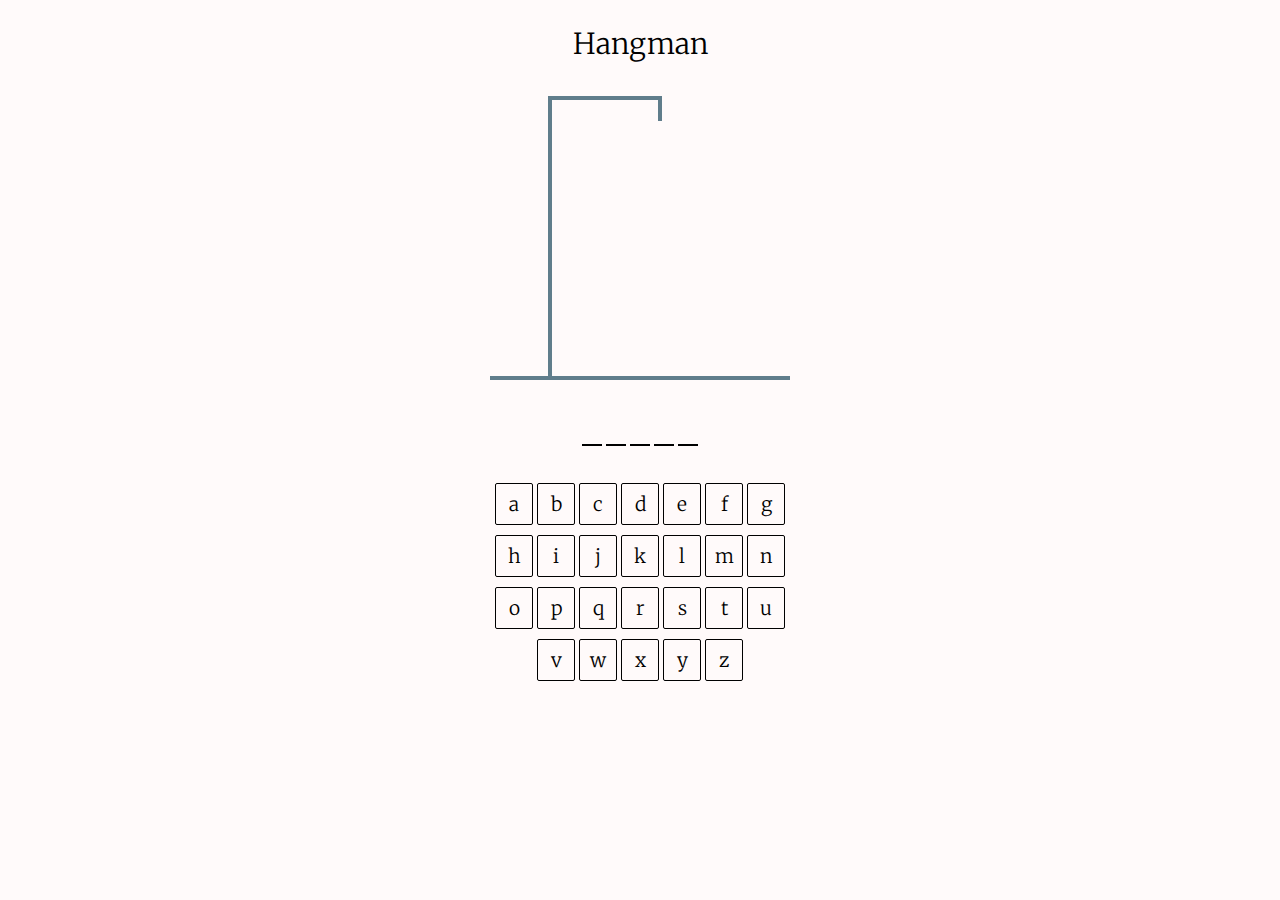
<file: hangman/index.html>
<!DOCTYPE html>
<html>
<head>
	<meta charset="utf-8">
    <meta http-equiv="X-UA-Compatible" content="IE=edge,chrome=1">
    <title>JavaScript Hangman</title>
    <meta name="viewport" content="width=device-width, initial-scale=1">
    <link href='https://fonts.googleapis.com/css?family=Merriweather:400,300' rel='stylesheet' type='text/css'>
    <link rel="stylesheet" type="text/css" href="styles/index.css">
</head>
<body>
	<div class="mainContainer">

		<h1>Hangman</h1>
		
		<canvas id="canvas" width="300" height="280"></canvas>
		
		<div class="testWord"></div>
		
		<div class="keyboard">
			<div>
				<div>a</div>
				<div>b</div>
				<div>c</div>
				<div>d</div>
				<div>e</div>
				<div>f</div>
				<div>g</div>
			</div>
			<div>
				<div>h</div>
				<div>i</div>
				<div>j</div>
				<div>k</div>
				<div>l</div>
				<div>m</div>
				<div>n</div>
			</div>
			<div>
				<div>o</div>
				<div>p</div>
				<div>q</div>
				<div>r</div>
				<div>s</div>
				<div>t</div>
				<div>u</div>
			</div>
			<div>
				<div>v</div>
				<div>w</div>
				<div>x</div>
				<div>y</div>
				<div>z</div>
			</div>
		</div>

	</div>

	<div class="gameOver">
		<h2>That's it! Game over.</h2>
		<h3>Click this box to try again.</h3>
	</div>
	
	<div class="gameOver">
		<h2>That's it! Game over.</h2>
		<h3>Click this box to try again.</h3>
	</div>

	<div class="youWon">
		<h2>You won!</h2>
		<h3>You are doing great! Click this box to play again.</h3>
	</div>

	<script type="text/javascript" src="main.js"></script>
</body>
</html>
</file>
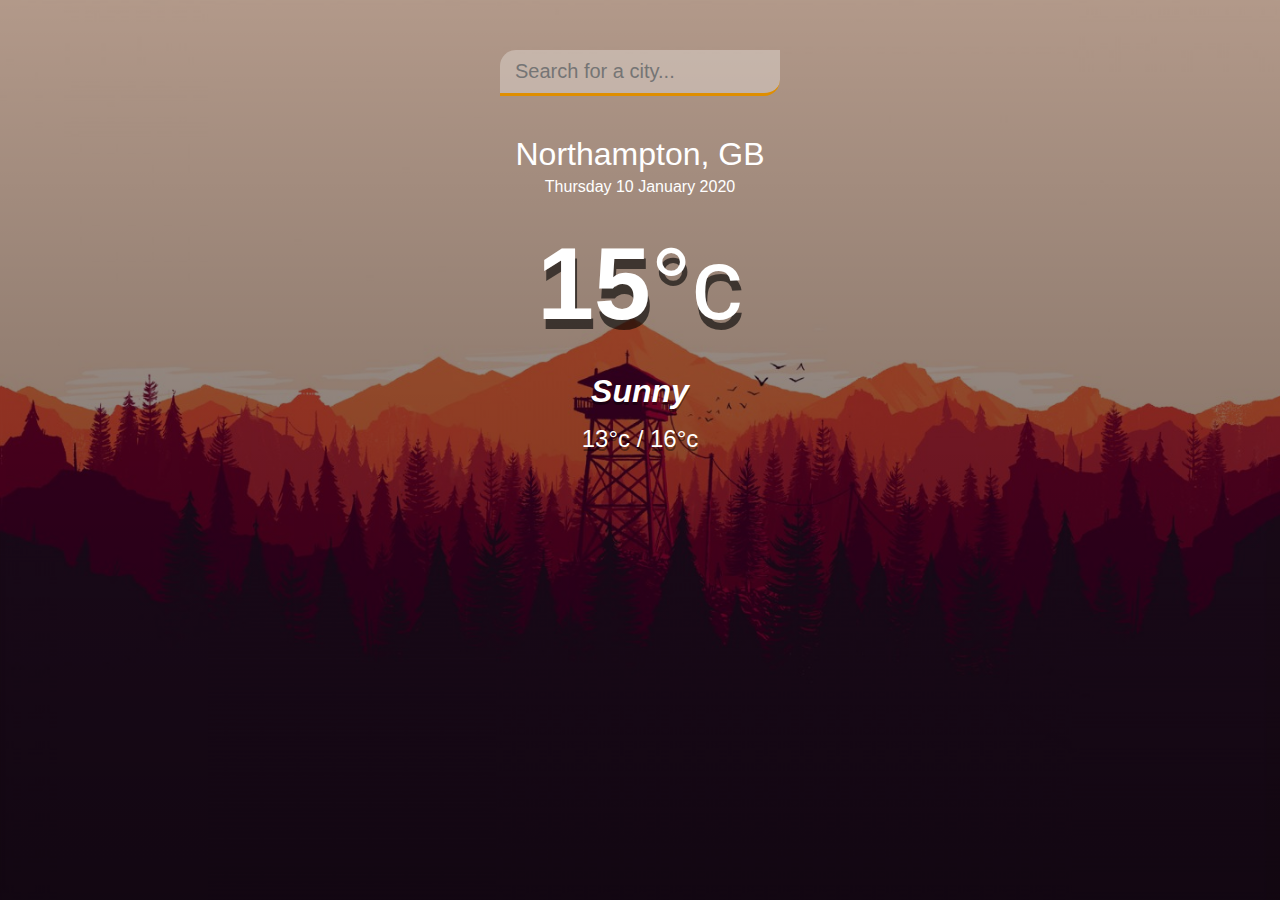
<file: Weather App/index.html>
<!DOCTYPE html>
<html lang="en">
<head>
  <meta charset="UTF-8">
  <meta name="viewport" content="width=device-width, initial-scale=1.0">
  <meta http-equiv="X-UA-Compatible" content="ie=edge">
  <title>Weather app</title>
  <link rel="stylesheet" href="main.css" />
</head>
<body>
  <div class="app-wrap">
    <header>
      <input type="text" autocomplete="off" class="search-box" placeholder="Search for a city..." />
    </header>
    <main>
      <section class="location">
        <div class="city">Northampton, GB</div>
        <div class="date">Thursday 10 January 2020</div>
      </section>
      <div class="current">
        <div class="temp">15<span>°c</span></div>
        <div class="weather">Sunny</div>
        <div class="hi-low">13°c / 16°c</div>
      </div>
    </main>
  </div>
  <script src="main.js"></script>
</body>
</html>
</file>
<file: hangman/styles/index.css>
body {
	font-family: 'Merriweather', serif;
	font-size: 100%;
	width: 300px;
	margin: 2% auto;
	background-color: snow;
	-webkit-user-select: none;  /* Chrome all / Safari all */
	-moz-user-select: none;     /* Firefox all */
	-ms-user-select: none;      /* IE 10+ */
	user-select: none;          /* Likely future */ 
}

h1 {
	font-size: 1.8rem;
	font-weight: 300;
	text-align: center;
}

canvas {
	border-bottom: 4px solid #607D8B;
	margin: 5% auto;
}

.testWord {
	margin: 5% auto 10%;
	text-align: center;
}

.testWord div {
	display: inline-block;
	width: 20px;
	height: 25px;
	font-size: 1.2rem;
	text-align: center;
	border-bottom: 2px solid #000;
	padding-bottom: 1%;
	margin: 2px;
	vertical-align: bottom;
	color: #4CAF50;
}

.keyboard {
	margin: 5% auto;
}

.keyboard div {
	margin: 0 auto;
	text-align: center;
}

.keyboard div div {
	display: inline-block;
	width: 20px;
	padding: 8px;
	margin: 5px auto;
	text-align: center;
	border: 1px solid #000;
	border-radius: 2px;
	cursor: pointer;
	transition: all 0.4s ease;
	font-weight: 300;
	font-size: 1.2rem;
}

.keyboard div div:hover {
	background-color: #000;
	color: #fff;
}

.gameOver,
.youWon {
	display: none;
	position: absolute;
	top: 20%;
	margin: 0 auto;
	width: 300px;
	padding: 20px 0;
	border: 1px solid #bbb;
	text-align: center;
	background-color: #eee;
	box-shadow: 0 1px 2px 0 rgba(0,0,0,0.1), 0 4px 8px 0 rgba(0,0,0,0.2);
	cursor: pointer;
}

.gameOver h2, h3,
.youWon h3 {
	font-weight: 300;
}
</file>
<file: Weather App/main.css>
* {
  margin: 0;
  padding: 0;
  box-sizing: border-box;
}

body {
  font-family: 'montserrat', sans-serif;
  background-image: url('bg.jpg');
  background-size: cover;
  background-position: top center;
}

.app-wrap {
  display: flex;
  flex-direction: column;
  min-height: 100vh;
  background-image: linear-gradient(to bottom, rgba(0, 0, 0, 0.3), rgba(0, 0, 0, 0.6));
}

header {
  display: flex;
  justify-content: center;
  align-items: center;
  padding: 50px 15px 15px;
}

header input {
  width: 100%;
  max-width: 280px;
  padding: 10px 15px;
  border: none;
  outline: none;
  background-color: rgba(255, 255, 255, 0.3);
  border-radius: 16px 0px 16px 0px;
  border-bottom: 3px solid #DF8E00;
  
  color: #313131;
  font-size: 20px;
  font-weight: 300;
  transition: 0.2s ease-out;
}

header input:focus {
  background-color: rgba(255, 255, 255, 0.6);
}

main {
  flex: 1 1 100%;
  padding: 25px 25px 50px;
  display: flex;
  flex-direction: column;
  align-items: center;
  text-align: center;
}

.location .city {
  color: #FFF;
  font-size: 32px;
  font-weight: 500;
  margin-bottom: 5px;
}

.location .date {
  color: #FFF;
  font-size: 16px;
}

.current .temp {
  color: #FFF;
  font-size: 102px;
  font-weight: 900;
  margin: 30px 0px;
  text-shadow: 2px 10px rgba(0, 0, 0, 0.6);
}

.current .temp span {
  font-weight: 500;
}

.current .weather {
  color: #FFF;
  font-size: 32px;
  font-weight: 700;
  font-style: italic;
  margin-bottom: 15px;
  text-shadow: 0px 3px rgba(0, 0, 0, 0.4);
}

.current .hi-low {
  color: #FFF;
  font-size: 24px;
  font-weight: 500;
  text-shadow: 0px 4px rgba(0, 0, 0, 0.4);
}
</file>
